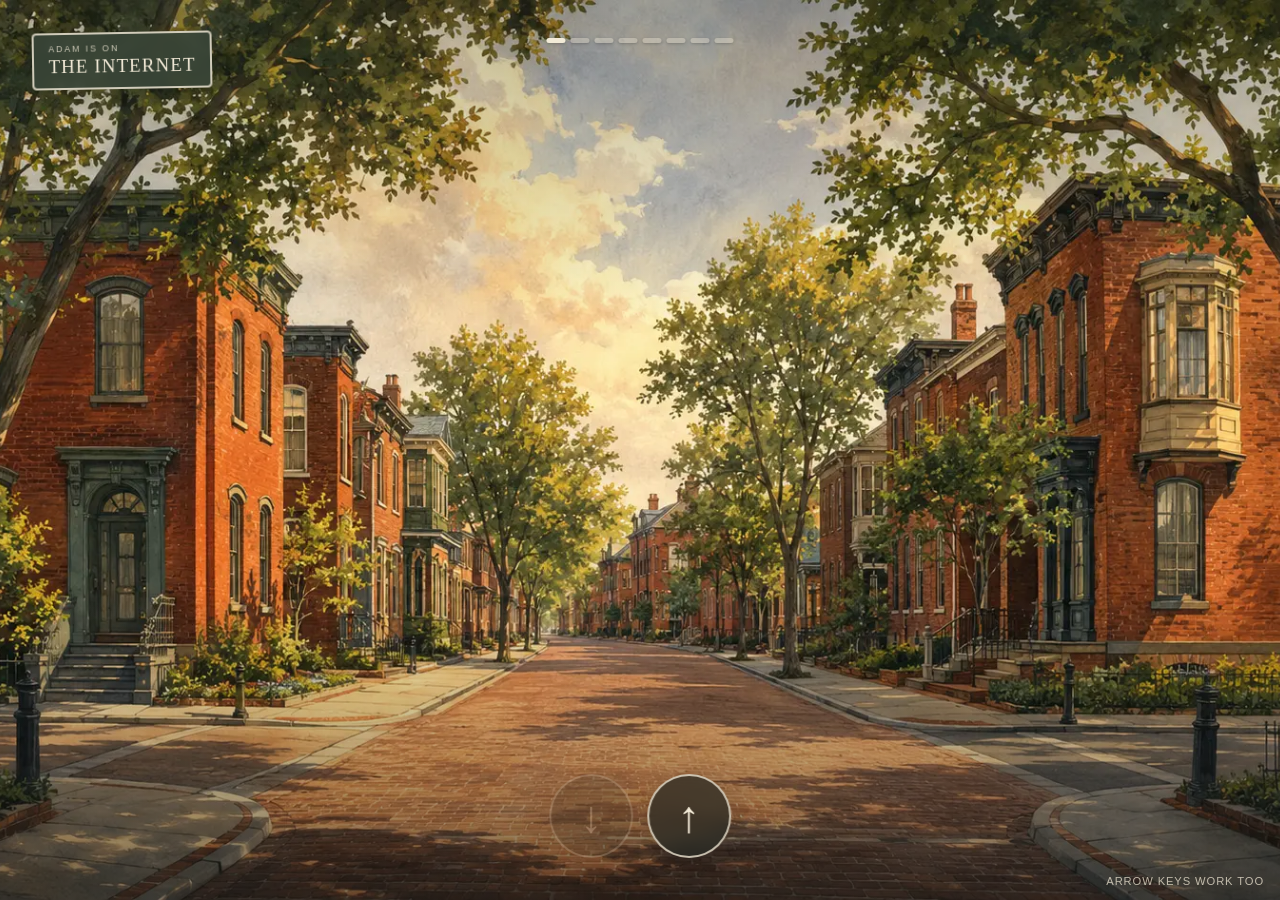
<file: index.html>
<!doctype html>
<html lang="en">
<head>
  <meta charset="utf-8">
  <meta name="viewport" content="width=device-width, initial-scale=1, viewport-fit=cover">
  <meta name="theme-color" content="#252724">
  <meta name="description" content="Take a walk through Adam's corner of the internet.">
  <title>Adam Is on the Internet</title>
  <link rel="stylesheet" href="site.css">
</head>
<body>
  <!--
    ================================================================
    FUTURE CHATGPT / CODEX EDITING INSTRUCTIONS
    ================================================================

    PURPOSE
    This is Adam's personal site, presented as a journey south through a
    German Village-inspired neighborhood. Keep it playful and spatial. Do not
    replace it with a conventional navbar, hero, or portfolio grid unless Adam
    explicitly requests that change.

    TO ADD A PUBLIC MENU
    1. Find SITE_CONFIG in the script at the bottom of this file.
    2. Add one object to branches using this form:
       { id: "example", label: "Example", stop: 3, side: "right" }
    3. Use the next unused stop in this order: 3, 5, 6. If all are used, add a
       stop before 7 and increase mainStops and privateRouteStop by one.
    4. A branch with only id/label/stop/side opens a placeholder destination.
       To link elsewhere, add url: "https://..." or url: "example.html".

    ROUTE RULES
    - The public journey starts at Livingston and travels south on Mohawk.
    - Stops internally represent Blenkner, Jackson, Berger Alley, Beck, Willow,
      Lear, and Sycamore. Never display those real street names on the signs.
    - At the last stop the unlabeled route turns left at Sycamore, right at
      Macon, then left at Alexander and ends at the house.
    - Keep the house route deeper than public branches and keep every control
      along it unlabeled.

    SECURITY RULE
    Never put a password, password hash, private data, private files, or a fake
    JavaScript delay gate in this public repository. Static-site code can be
    downloaded and altered. Protect a separate hostname such as
    home.adamisontheinternet.com with Cloudflare Access and one-time email
    codes, then set houseDestination below to that protected URL. Leave it
    blank until real protection exists.

    FILES
    Keep index.html, site.css, and the neighborhood folder together. The three
    .webp backgrounds are intentionally separate so normal menu updates only
    require replacing index.html.
    ================================================================
  -->

  <main id="journey" class="journey" aria-live="polite">
    <div class="scene-wash"></div>
    <header class="site-plaque" aria-label="Adam Is on the Internet">
      <span>Adam is on</span><strong>the Internet</strong>
    </header>

    <div id="blockCounter" class="block-counter"></div>
    <button id="streetSign" class="street-sign" hidden></button>
    <button id="quietTurn" class="quiet-turn" hidden></button>
    <button id="houseDoor" class="house-door" aria-label="Open the unlabeled house door" hidden></button>
    <p id="doorMessage" class="door-message" hidden>Not every door is public.</p>

    <nav class="travel-controls" aria-label="Travel through the neighborhood">
      <button id="backButton" aria-label="Go back one block"><span aria-hidden="true">↓</span></button>
      <button id="forwardButton" aria-label="Travel forward one block"><span aria-hidden="true">↑</span></button>
    </nav>
    <p class="tiny-help">arrow keys work too</p>
  </main>

  <main id="branchPage" class="branch-page" hidden>
    <button id="branchBack" class="back-sign" aria-label="Return to the main street">←</button>
    <h1 id="branchTitle"></h1>
    <p>Coming down this street soon.</p>
  </main>

  <script>
    const SITE_CONFIG = {
      mainStops: 8,
      privateRouteStop: 7,
      houseDestination: "",
      branches: [
        { id: "games", label: "Games", stop: 1, side: "left" },
        { id: "photos", label: "Photos", stop: 2, side: "right" },
        { id: "other", label: "Other", stop: 4, side: "left" }
      ]
    };

    const routeOrder = ["main", "sycamore", "macon", "alexander", "house"];
    const routeTurns = { sycamore: "right", macon: "left", alexander: "left" };
    const backgrounds = {
      main: "neighborhood/mohawk-entrance.webp",
      route: "neighborhood/residential-turn.webp",
      house: "neighborhood/house-approach.webp"
    };

    let stop = 0;
    let scene = "main";
    let openBranch = null;

    const journey = document.getElementById("journey");
    const branchPage = document.getElementById("branchPage");
    const blockCounter = document.getElementById("blockCounter");
    const streetSign = document.getElementById("streetSign");
    const quietTurn = document.getElementById("quietTurn");
    const houseDoor = document.getElementById("houseDoor");
    const doorMessage = document.getElementById("doorMessage");
    const backButton = document.getElementById("backButton");
    const forwardButton = document.getElementById("forwardButton");
    const branchBack = document.getElementById("branchBack");
    const branchTitle = document.getElementById("branchTitle");

    function branchAtCurrentStop() {
      return SITE_CONFIG.branches.find(branch => branch.stop === stop) || null;
    }

    function setBackground() {
      const file = scene === "main" ? backgrounds.main : scene === "house" ? backgrounds.house : backgrounds.route;
      journey.style.backgroundImage = `url("${file}")`;
    }

    function renderCounter() {
      blockCounter.replaceChildren();
      blockCounter.hidden = scene !== "main";
      if (scene !== "main") return;
      for (let index = 0; index < SITE_CONFIG.mainStops; index += 1) {
        const marker = document.createElement("i");
        if (index <= stop) marker.className = "passed";
        blockCounter.append(marker);
      }
      blockCounter.setAttribute("aria-label", `Block ${stop + 1} of ${SITE_CONFIG.mainStops}`);
    }

    function renderStreetSign() {
      const branch = scene === "main" ? branchAtCurrentStop() : null;
      streetSign.hidden = !branch;
      if (!branch) return;
      streetSign.className = `street-sign street-sign-${branch.side}`;
      streetSign.innerHTML = branch.side === "left"
        ? `<span>${branch.label}</span><b aria-hidden="true">←</b>`
        : `<b aria-hidden="true">→</b><span>${branch.label}</span>`;
      streetSign.setAttribute("aria-label", `Turn ${branch.side} for ${branch.label}`);
      streetSign.onclick = () => enterBranch(branch);
    }

    function renderQuietTurn() {
      let direction = null;
      if (scene === "main" && stop === SITE_CONFIG.privateRouteStop) direction = "left";
      else if (routeTurns[scene]) direction = routeTurns[scene];
      quietTurn.hidden = !direction;
      if (!direction) return;
      quietTurn.className = `quiet-turn quiet-turn-${direction}`;
      quietTurn.innerHTML = `<span aria-hidden="true">${direction === "left" ? "←" : "→"}</span>`;
      quietTurn.setAttribute("aria-label", `Take the unlabeled ${direction} turn`);
      quietTurn.onclick = moveForward;
    }

    function render() {
      setBackground();
      renderCounter();
      renderStreetSign();
      renderQuietTurn();
      houseDoor.hidden = scene !== "house";
      doorMessage.hidden = true;
      backButton.disabled = scene === "main" && stop === 0;
      forwardButton.hidden = scene === "house" || (scene === "main" && stop === SITE_CONFIG.privateRouteStop);
    }

    function moveForward() {
      doorMessage.hidden = true;
      if (scene === "main") {
        if (stop < SITE_CONFIG.privateRouteStop) stop += 1;
        else scene = "sycamore";
      } else {
        const index = routeOrder.indexOf(scene);
        if (index < routeOrder.length - 1) scene = routeOrder[index + 1];
      }
      render();
    }

    function moveBack() {
      doorMessage.hidden = true;
      if (scene === "main") {
        if (stop > 0) stop -= 1;
      } else {
        const index = routeOrder.indexOf(scene);
        scene = routeOrder[Math.max(0, index - 1)];
      }
      render();
    }

    function enterBranch(branch) {
      if (branch.url) {
        window.location.assign(branch.url);
        return;
      }
      openBranch = branch;
      journey.hidden = true;
      branchPage.hidden = false;
      branchPage.dataset.side = branch.side;
      branchTitle.textContent = branch.label;
      branchBack.textContent = branch.side === "left" ? "→" : "←";
      history.replaceState(null, "", `#${branch.id}`);
    }

    function leaveBranch() {
      openBranch = null;
      branchPage.hidden = true;
      journey.hidden = false;
      history.replaceState(null, "", location.pathname + location.search);
    }

    backButton.addEventListener("click", moveBack);
    forwardButton.addEventListener("click", moveForward);
    branchBack.addEventListener("click", leaveBranch);
    houseDoor.addEventListener("click", () => {
      if (SITE_CONFIG.houseDestination) window.location.assign(SITE_CONFIG.houseDestination);
      else doorMessage.hidden = false;
    });

    document.addEventListener("keydown", event => {
      if (openBranch) {
        if (event.key === "Escape" || event.key === "ArrowDown") leaveBranch();
        return;
      }
      if (event.key === "ArrowUp") moveForward();
      if (event.key === "ArrowDown") moveBack();
      if (event.key === "ArrowLeft" && scene === "main" && stop === SITE_CONFIG.privateRouteStop) moveForward();
      if (event.key === "Enter" && branchAtCurrentStop()) enterBranch(branchAtCurrentStop());
    });

    const initialBranch = SITE_CONFIG.branches.find(branch => `#${branch.id}` === location.hash);
    render();
    if (initialBranch) enterBranch(initialBranch);
  </script>
</body>
</html>
</file>
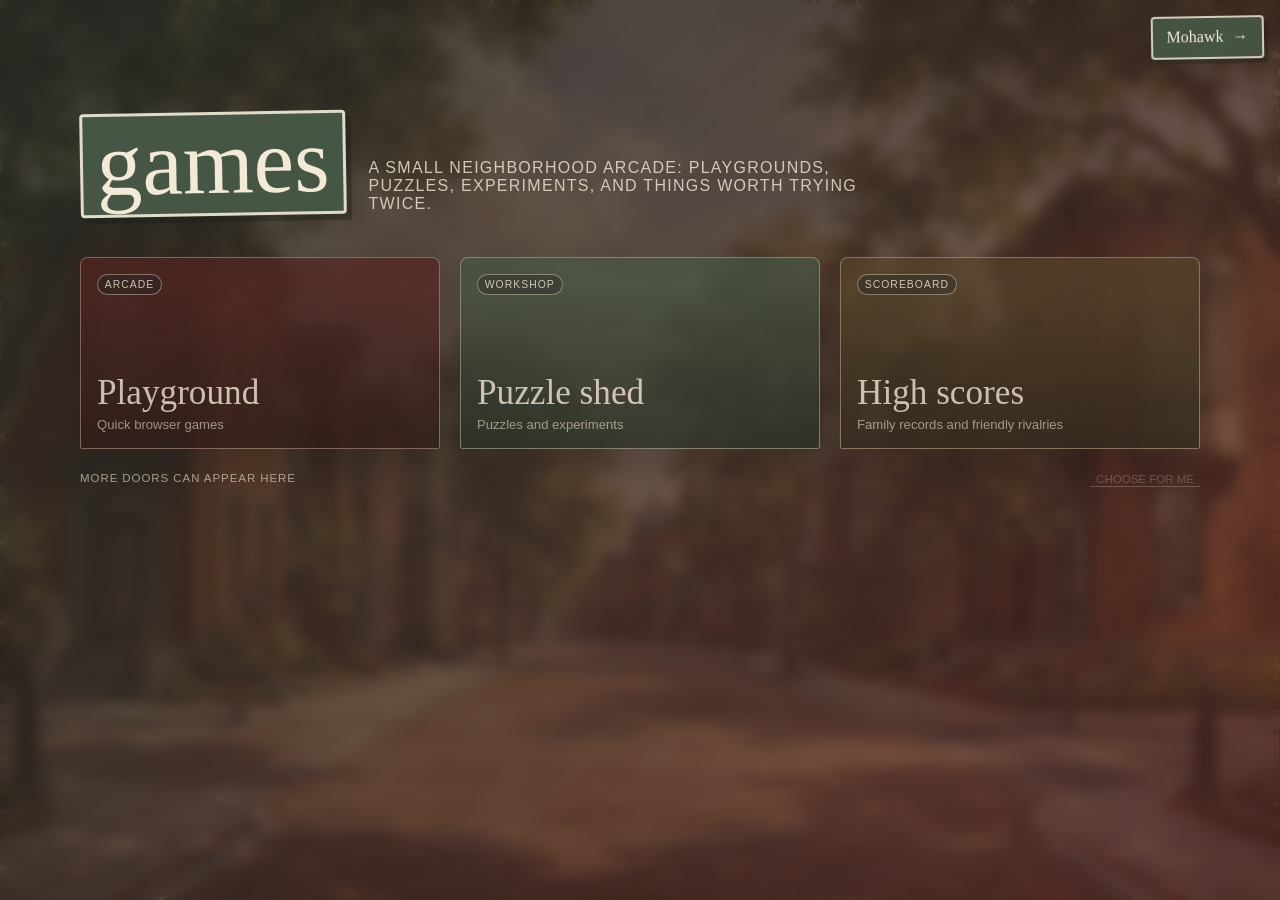
<file: games/index.html>
<!doctype html>
<html lang="en">
<head>
  <meta charset="utf-8">
  <meta name="viewport" content="width=device-width, initial-scale=1">
  <meta name="description" content="Games from Adam's corner of the internet.">
  <title>Games — Adam Is on the Internet</title>
  <link rel="stylesheet" href="../branch.css">
</head>
<body class="games-page" data-branch="games" data-side="left">
  <!--
    FUTURE EDITING INSTRUCTIONS — GAMES
    - Add, remove, rename, or reorder games in BRANCH_PAGE near the bottom.
    - title is the large label; note is the short description.
    - kicker is the small upper label and may be omitted.
    - href is relative to /games/. Use "example/" for games/example/index.html.
    - Keep href: "" for a planned item; it will display without acting like a link.
    - To create a game, make games/example/index.html and its related files.
    - Do not put private information or secret keys in any browser-delivered file.
  -->

  <a class="return-sign" href="../" aria-label="Return to Mohawk">Mohawk <span aria-hidden="true">→</span></a>

  <main class="street-page">
    <header class="street-heading">
      <h1 class="street-name">games</h1>
      <p class="street-intro">A small neighborhood arcade: playgrounds, puzzles, experiments, and things worth trying twice.</p>
    </header>

    <section id="destinationGrid" class="destination-grid" aria-label="Games"></section>

    <footer class="branch-footer">
      <span>More doors can appear here</span>
      <button id="shuffleButton" class="shuffle-button" type="button">Choose for me</button>
    </footer>
  </main>

  <script>
    const BRANCH_PAGE = {
      items: [
        { title: "Playground", note: "Quick browser games", kicker: "Arcade", href: "" },
        { title: "Puzzle shed", note: "Puzzles and experiments", kicker: "Workshop", href: "" },
        { title: "High scores", note: "Family records and friendly rivalries", kicker: "Scoreboard", href: "" }
      ]
    };
    window.BRANCH_PAGE = BRANCH_PAGE;
  </script>
  <script src="../branch.js"></script>
</body>
</html>
</file>
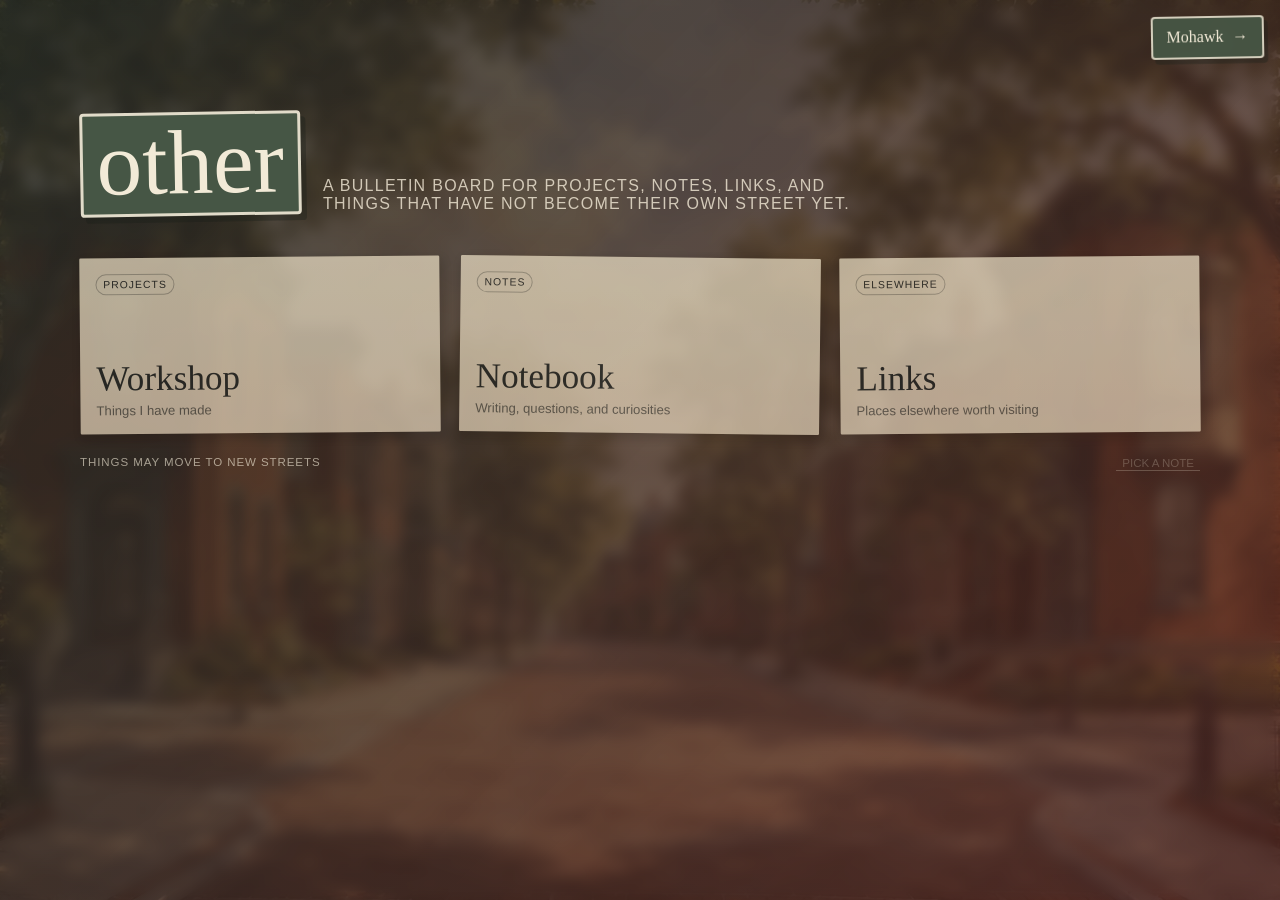
<file: other/index.html>
<!doctype html>
<html lang="en">
<head>
  <meta charset="utf-8">
  <meta name="viewport" content="width=device-width, initial-scale=1">
  <meta name="description" content="Projects, notes, and curiosities from Adam's corner of the internet.">
  <title>Other — Adam Is on the Internet</title>
  <link rel="stylesheet" href="../branch.css">
</head>
<body class="other-page" data-branch="other" data-side="left">
  <!--
    FUTURE EDITING INSTRUCTIONS — OTHER
    - Treat this page as a neighborhood bulletin board.
    - Add, remove, rename, or reorder notes in BRANCH_PAGE near the bottom.
    - title is the main label; note explains what is behind it.
    - kicker is the category and may be omitted.
    - href is relative to /other/. It may also be a complete https:// URL.
    - Keep href: "" for a planned item; it will display without becoming a link.
    - If one category becomes large, give it a public street of its own instead
      of letting this page become crowded.
  -->

  <a class="return-sign" href="../" aria-label="Return to Mohawk">Mohawk <span aria-hidden="true">→</span></a>

  <main class="street-page">
    <header class="street-heading">
      <h1 class="street-name">other</h1>
      <p class="street-intro">A bulletin board for projects, notes, links, and things that have not become their own street yet.</p>
    </header>

    <section id="destinationGrid" class="destination-grid" aria-label="Other collections"></section>

    <footer class="branch-footer">
      <span>Things may move to new streets</span>
      <button id="shuffleButton" class="shuffle-button" type="button">Pick a note</button>
    </footer>
  </main>

  <script>
    const BRANCH_PAGE = {
      items: [
        { title: "Workshop", note: "Things I have made", kicker: "Projects", href: "" },
        { title: "Notebook", note: "Writing, questions, and curiosities", kicker: "Notes", href: "" },
        { title: "Links", note: "Places elsewhere worth visiting", kicker: "Elsewhere", href: "" }
      ]
    };
    window.BRANCH_PAGE = BRANCH_PAGE;
  </script>
  <script src="../branch.js"></script>
</body>
</html>
</file>
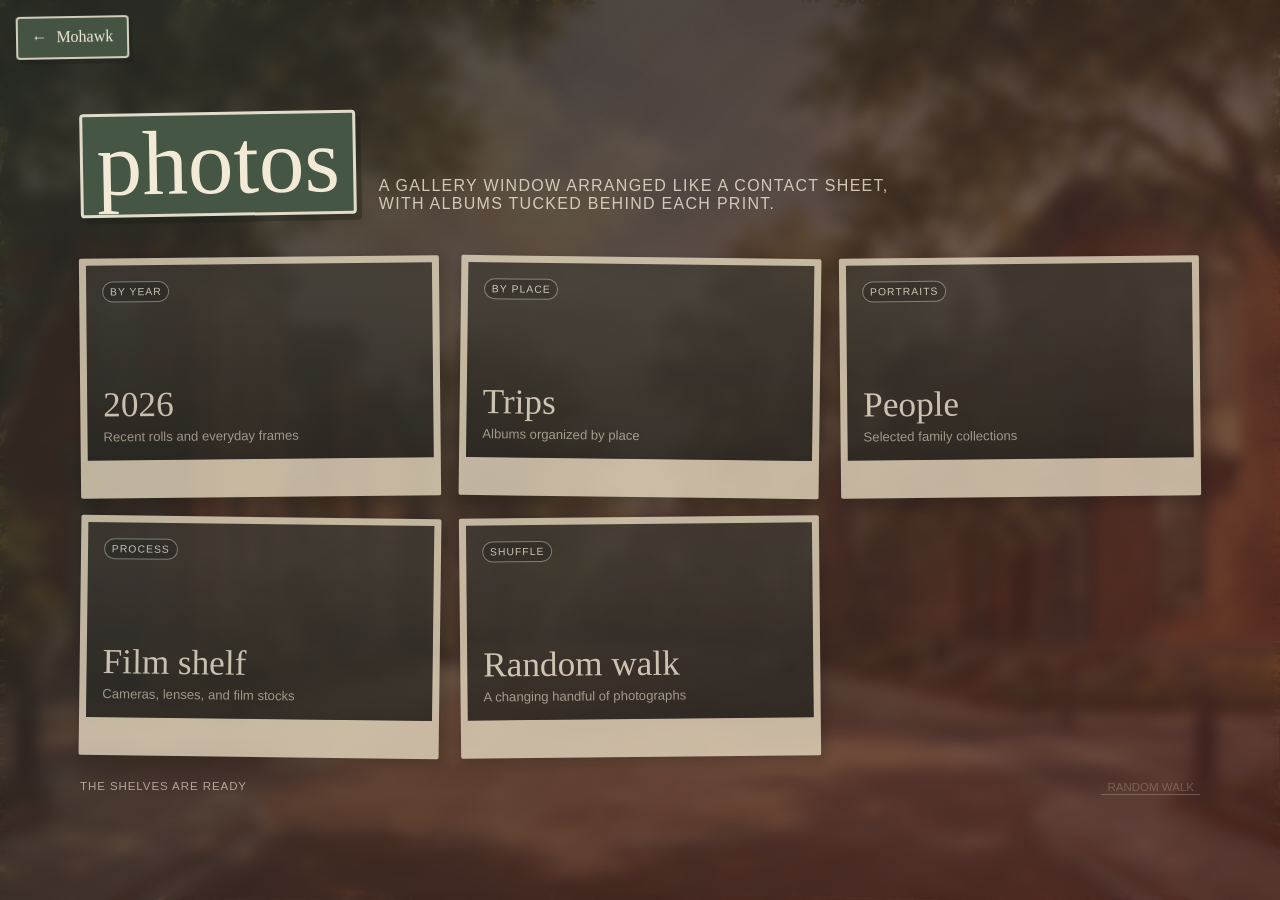
<file: photos/index.html>
<!doctype html>
<html lang="en">
<head>
  <meta charset="utf-8">
  <meta name="viewport" content="width=device-width, initial-scale=1">
  <meta name="description" content="Photographs from Adam's corner of the internet.">
  <title>Photos — Adam Is on the Internet</title>
  <link rel="stylesheet" href="../branch.css">
</head>
<body class="photos-page" data-branch="photos" data-side="right">
  <!--
    FUTURE EDITING INSTRUCTIONS — PHOTOS
    - Add, remove, rename, or reorder albums in BRANCH_PAGE near the bottom.
    - title is the album label; note is the short description.
    - kicker works well for a year, place, camera, or film stock.
    - href is relative to /photos/. Use "london-2026/" for
      photos/london-2026/index.html.
    - Keep href: "" for a planned album; it will display without becoming a link.
    - Put album images in photos/album-name/images/ so each album stays portable.
    - Before publishing family photographs, decide deliberately whether they
      belong on the public site. Hidden links are not access control.
  -->

  <a class="return-sign" href="../" aria-label="Return to Mohawk"><span aria-hidden="true">←</span> Mohawk</a>

  <main class="street-page">
    <header class="street-heading">
      <h1 class="street-name">photos</h1>
      <p class="street-intro">A gallery window arranged like a contact sheet, with albums tucked behind each print.</p>
    </header>

    <section id="destinationGrid" class="destination-grid" aria-label="Photo collections"></section>

    <footer class="branch-footer">
      <span>The shelves are ready</span>
      <button id="shuffleButton" class="shuffle-button" type="button">Random walk</button>
    </footer>
  </main>

  <script>
    const BRANCH_PAGE = {
      items: [
        { title: "2026", note: "Recent rolls and everyday frames", kicker: "By year", href: "" },
        { title: "Trips", note: "Albums organized by place", kicker: "By place", href: "" },
        { title: "People", note: "Selected family collections", kicker: "Portraits", href: "" },
        { title: "Film shelf", note: "Cameras, lenses, and film stocks", kicker: "Process", href: "" },
        { title: "Random walk", note: "A changing handful of photographs", kicker: "Shuffle", href: "" }
      ]
    };
    window.BRANCH_PAGE = BRANCH_PAGE;
  </script>
  <script src="../branch.js"></script>
</body>
</html>
</file>
<file: site.css>
:root { --brick:#8f3f32; --brick-dark:#54251f; --cream:#f2ead7; --ink:#252724; --sage:#788a71; }
* { box-sizing: border-box; }
[hidden] { display:none!important; }
html,body { width:100%; min-height:100%; margin:0; overflow:hidden; background:var(--ink); color:var(--cream); font-family:"Trebuchet MS","Avenir Next",Avenir,sans-serif; }
button { font:inherit; }
.journey { position:relative; min-height:100svh; overflow:hidden; background-color:#777c70; background-position:center; background-size:cover; isolation:isolate; transition:background-image 380ms ease; }
.scene-wash { position:absolute; inset:0; z-index:-1; background:linear-gradient(180deg,rgba(18,24,22,.25),transparent 36%),linear-gradient(0deg,rgba(23,23,20,.55),transparent 34%); }
.site-plaque { position:absolute; top:clamp(1rem,3vw,2rem); left:clamp(1rem,3vw,2rem); display:grid; padding:.62rem .9rem .7rem; border:2px solid rgba(242,234,215,.82); border-radius:.28rem; background:rgba(56,68,55,.9); box-shadow:0 6px 20px rgba(27,24,18,.24); color:var(--cream); text-transform:uppercase; letter-spacing:.12em; line-height:1; transform:rotate(-1deg); backdrop-filter:blur(5px); }
.site-plaque span { font-size:.55rem; opacity:.8; }
.site-plaque strong { margin-top:.28rem; font-family:Georgia,serif; font-size:clamp(.92rem,2vw,1.18rem); font-weight:500; letter-spacing:.06em; }
.block-counter { position:absolute; top:clamp(1.35rem,3vw,2.35rem); left:50%; display:flex; gap:.3rem; transform:translateX(-50%); }
.block-counter i { width:1.2rem; height:.34rem; border-radius:999px; background:rgba(242,234,215,.36); box-shadow:0 1px 3px rgba(0,0,0,.2); }
.block-counter i.passed { background:var(--cream); }
.street-sign,.quiet-turn,.back-sign { border:0; color:var(--cream); cursor:pointer; }
.street-sign { position:absolute; top:42%; z-index:3; display:flex; align-items:center; gap:.72rem; min-width:clamp(10rem,18vw,15rem); padding:.78rem 1rem; border:3px solid rgba(242,234,215,.88); border-radius:.25rem; background:#556953; box-shadow:.34rem .42rem 0 rgba(42,47,39,.38); font-family:Georgia,serif; font-size:clamp(1.45rem,4vw,3.15rem); line-height:1; letter-spacing:.04em; text-transform:lowercase; transition:transform 160ms ease,filter 160ms ease; }
.street-sign:hover,.street-sign:focus-visible { filter:brightness(1.08); outline:3px solid var(--cream); outline-offset:4px; }
.street-sign-left { left:0; justify-content:flex-end; border-left:0; transform:rotate(-1.4deg); }
.street-sign-left:hover,.street-sign-left:focus-visible { transform:rotate(-1.4deg) translateX(.4rem); }
.street-sign-right { right:0; flex-direction:row-reverse; justify-content:flex-end; border-right:0; transform:rotate(1.4deg); }
.street-sign-right:hover,.street-sign-right:focus-visible { transform:rotate(1.4deg) translateX(-.4rem); }
.quiet-turn { position:absolute; top:46%; z-index:4; width:clamp(4.5rem,8vw,6.5rem); height:clamp(4.5rem,8vw,6.5rem); border:2px solid rgba(242,234,215,.72); border-radius:50%; background:rgba(50,60,48,.68); box-shadow:0 8px 24px rgba(18,19,16,.2); font-size:clamp(2.4rem,5vw,4rem); backdrop-filter:blur(7px); transition:transform 180ms ease,background 180ms ease; }
.quiet-turn:hover,.quiet-turn:focus-visible { background:rgba(67,82,64,.9); outline:3px solid var(--cream); outline-offset:4px; transform:scale(1.06); }
.quiet-turn-left { left:clamp(1rem,8vw,7rem); }
.quiet-turn-right { right:clamp(1rem,8vw,7rem); }
.travel-controls { position:absolute; bottom:clamp(1.3rem,4vw,2.6rem); left:50%; z-index:5; display:flex; gap:.85rem; transform:translateX(-50%); }
.travel-controls button { display:grid; width:clamp(3.5rem,7vw,5.25rem); height:clamp(3.5rem,7vw,5.25rem); place-items:center; border:2px solid rgba(242,234,215,.78); border-radius:50%; background:rgba(38,40,35,.7); box-shadow:0 8px 30px rgba(0,0,0,.22); color:var(--cream); cursor:pointer; font-size:clamp(1.8rem,4vw,2.8rem); backdrop-filter:blur(8px); transition:transform 150ms ease,background 150ms ease; }
.travel-controls button:hover,.travel-controls button:focus-visible { background:rgba(83,99,79,.92); outline:3px solid var(--cream); outline-offset:4px; transform:translateY(-.18rem); }
.travel-controls button:disabled { cursor:default; opacity:.25; transform:none; }
.tiny-help { position:absolute; right:1rem; bottom:.8rem; margin:0; color:rgba(242,234,215,.74); font-size:.7rem; letter-spacing:.08em; text-transform:uppercase; }
.house-door { position:absolute; top:35%; left:50%; z-index:4; width:clamp(4.5rem,10vw,8rem); height:clamp(9rem,28vh,15rem); border:0; border-radius:.5rem .5rem .12rem .12rem; background:transparent; cursor:pointer; transform:translateX(-50%); }
.house-door:hover,.house-door:focus-visible { outline:3px solid rgba(242,234,215,.9); outline-offset:7px; background:rgba(242,234,215,.07); }
.door-message { position:absolute; top:calc(35% + min(29vh,16rem)); left:50%; margin:0; padding:.55rem .8rem; border-radius:.3rem; background:rgba(35,35,31,.82); box-shadow:0 6px 18px rgba(0,0,0,.25); color:var(--cream); font-family:Georgia,serif; font-size:.9rem; transform:translateX(-50%); }
.branch-page { position:relative; display:grid; min-height:100svh; place-content:center; overflow:hidden; background:linear-gradient(115deg,rgba(71,89,70,.95),rgba(83,45,37,.93)),url("neighborhood/mohawk-entrance.webp") center/cover; color:var(--cream); text-align:center; }
.branch-page::before { position:absolute; inset:-12%; background:inherit; content:""; filter:blur(18px) saturate(.7); transform:scale(1.08); }
.branch-page h1,.branch-page p,.back-sign { position:relative; z-index:2; }
.branch-page h1 { margin:0; font-family:Georgia,serif; font-size:clamp(4.5rem,18vw,12rem); font-weight:400; line-height:.9; text-transform:lowercase; text-shadow:0 4px 18px rgba(0,0,0,.18); }
.branch-page p { margin:1.1rem 0 0; opacity:.72; font-size:.9rem; letter-spacing:.1em; text-transform:uppercase; }
.back-sign { position:fixed; top:1.2rem; width:4rem; height:4rem; border:2px solid rgba(242,234,215,.8); border-radius:50%; background:rgba(37,39,36,.58); font-size:2.2rem; backdrop-filter:blur(7px); }
.branch-page[data-side="left"] .back-sign { right:1.2rem; }
.branch-page[data-side="right"] .back-sign { left:1.2rem; }
@media (max-width:640px) { .journey{background-position:center center}.block-counter{top:auto;bottom:.7rem}.block-counter i{width:.65rem;height:.22rem}.street-sign{top:44%;min-width:9.2rem;font-size:1.65rem}.tiny-help{display:none}.house-door{top:32%;width:22vw;height:30vh} }
@media (prefers-reduced-motion:reduce) { *,*::before,*::after{scroll-behavior:auto!important;transition-duration:.01ms!important;animation-duration:.01ms!important} }
</file>
<file: branch.css>
:root {
  --brick: #8f3f32;
  --brick-dark: #54251f;
  --cream: #f2ead7;
  --ink: #252724;
  --sage: #788a71;
  --sage-dark: #465645;
  --paper: #e8dcc2;
}

* { box-sizing: border-box; }

html, body { min-height: 100%; margin: 0; }

body {
  min-height: 100svh;
  overflow-x: hidden;
  background: var(--ink) url("neighborhood/mohawk-entrance.webp") center/cover fixed;
  color: var(--cream);
  font-family: "Trebuchet MS", "Avenir Next", Avenir, sans-serif;
}

body::before {
  position: fixed;
  inset: 0;
  z-index: -1;
  background: linear-gradient(135deg, rgba(35, 39, 34, .84), rgba(84, 37, 31, .7));
  content: "";
  backdrop-filter: blur(7px) saturate(.72);
}

a { color: inherit; }

button { font: inherit; }

.street-page {
  width: min(1120px, calc(100% - 2rem));
  margin: 0 auto;
  padding: clamp(4.8rem, 10vw, 7rem) 0 3rem;
}

.return-sign {
  position: fixed;
  top: 1rem;
  z-index: 10;
  display: flex;
  align-items: center;
  gap: .55rem;
  padding: .65rem .85rem;
  border: 2px solid rgba(242, 234, 215, .82);
  border-radius: .25rem;
  background: rgba(70, 86, 69, .92);
  box-shadow: .24rem .3rem 0 rgba(27, 31, 26, .36);
  color: var(--cream);
  font-family: Georgia, serif;
  text-decoration: none;
  transform: rotate(-1deg);
}

body[data-side="left"] .return-sign { right: 1rem; }
body[data-side="right"] .return-sign { left: 1rem; }

.return-sign:hover,
.return-sign:focus-visible,
.destination:hover,
.destination:focus-visible,
.shuffle-button:hover,
.shuffle-button:focus-visible {
  outline: 3px solid var(--cream);
  outline-offset: 4px;
  filter: brightness(1.06);
}

.street-heading {
  display: grid;
  grid-template-columns: auto 1fr;
  align-items: end;
  gap: 1rem 1.4rem;
  margin-bottom: clamp(1.4rem, 4vw, 2.6rem);
}

.street-name {
  margin: 0;
  padding: .55rem .85rem .65rem;
  border: 3px solid rgba(242, 234, 215, .9);
  border-radius: .25rem;
  background: var(--sage-dark);
  box-shadow: .32rem .38rem 0 rgba(26, 30, 25, .34);
  font-family: Georgia, serif;
  font-size: clamp(2.3rem, 8vw, 5.7rem);
  font-weight: 400;
  line-height: .86;
  text-transform: lowercase;
  transform: rotate(-1deg);
}

.street-intro {
  max-width: 34rem;
  margin: 0 0 .15rem;
  color: rgba(242, 234, 215, .8);
  font-size: clamp(.82rem, 2vw, 1rem);
  letter-spacing: .08em;
  text-transform: uppercase;
}

.destination-grid {
  display: grid;
  grid-template-columns: repeat(3, minmax(0, 1fr));
  gap: clamp(.8rem, 2vw, 1.25rem);
}

.destination {
  position: relative;
  display: flex;
  min-height: 12rem;
  flex-direction: column;
  justify-content: flex-end;
  overflow: hidden;
  padding: 1rem;
  border: 1px solid rgba(242, 234, 215, .42);
  border-radius: .5rem .5rem .18rem .18rem;
  background: rgba(59, 65, 56, .84);
  box-shadow: 0 .75rem 1.8rem rgba(19, 20, 17, .24);
  color: var(--cream);
  text-decoration: none;
  transition: transform 160ms ease, filter 160ms ease;
}

.destination::before {
  position: absolute;
  inset: 0;
  background: linear-gradient(180deg, transparent 15%, rgba(24, 25, 22, .58));
  content: "";
}

.destination > * { position: relative; }

.destination[href]:hover,
.destination[href]:focus-visible { transform: translateY(-.24rem); }

.destination.is-empty { cursor: default; opacity: .78; }

.destination-kicker {
  margin-bottom: auto;
  align-self: flex-start;
  padding: .25rem .42rem;
  border: 1px solid rgba(242, 234, 215, .52);
  border-radius: 999px;
  background: rgba(37, 39, 36, .48);
  font-size: .65rem;
  letter-spacing: .1em;
  text-transform: uppercase;
}

.destination h2 {
  margin: 0;
  font-family: Georgia, serif;
  font-size: clamp(1.45rem, 3vw, 2.2rem);
  font-weight: 400;
  line-height: 1;
}

.destination p {
  margin: .45rem 0 0;
  color: rgba(242, 234, 215, .72);
  font-size: .82rem;
}

.games-page .destination:nth-child(3n + 1) { background-color: rgba(84, 37, 31, .88); }
.games-page .destination:nth-child(3n + 2) { background-color: rgba(70, 86, 69, .9); }
.games-page .destination:nth-child(3n) { background-color: rgba(86, 69, 42, .88); }

.photos-page .destination {
  min-height: 15rem;
  border: .48rem solid var(--paper);
  border-bottom-width: 2.4rem;
  border-radius: .12rem;
  background-color: rgba(64, 62, 54, .9);
  box-shadow: .15rem .32rem .75rem rgba(19, 20, 17, .28);
}

.photos-page .destination:nth-child(even) { transform: rotate(.7deg); }
.photos-page .destination:nth-child(odd) { transform: rotate(-.55deg); }
.photos-page .destination[href]:hover,
.photos-page .destination[href]:focus-visible { transform: rotate(0) translateY(-.24rem); }

.other-page .destination {
  min-height: 11rem;
  border: 0;
  border-radius: .08rem;
  background: rgba(232, 220, 194, .94);
  box-shadow: .14rem .25rem .65rem rgba(24, 23, 19, .28);
  color: var(--ink);
  transform: rotate(-.5deg);
}

.other-page .destination:nth-child(even) { transform: rotate(.65deg); }
.other-page .destination::before { background: linear-gradient(180deg, transparent, rgba(143, 63, 50, .08)); }
.other-page .destination p { color: rgba(37, 39, 36, .68); }
.other-page .destination-kicker { border-color: rgba(37, 39, 36, .32); background: transparent; }

.branch-footer {
  display: flex;
  justify-content: space-between;
  gap: 1rem;
  margin-top: 1.4rem;
  color: rgba(242, 234, 215, .62);
  font-size: .72rem;
  letter-spacing: .08em;
  text-transform: uppercase;
}

.shuffle-button {
  border: 0;
  border-bottom: 1px solid currentColor;
  background: transparent;
  color: inherit;
  cursor: pointer;
  text-transform: inherit;
}

.shuffle-button:disabled { cursor: default; opacity: .38; }

@media (max-width: 760px) {
  .street-heading { grid-template-columns: 1fr; align-items: start; }
  .destination-grid { grid-template-columns: repeat(2, minmax(0, 1fr)); }
  .destination { min-height: 10rem; }
}

@media (max-width: 460px) {
  .street-page { width: min(100% - 1.2rem, 1120px); }
  .destination-grid { grid-template-columns: 1fr; }
  .street-name { justify-self: start; }
}

@media (prefers-reduced-motion: reduce) {
  *, *::before, *::after { scroll-behavior: auto !important; transition-duration: .01ms !important; }
}
</file>
